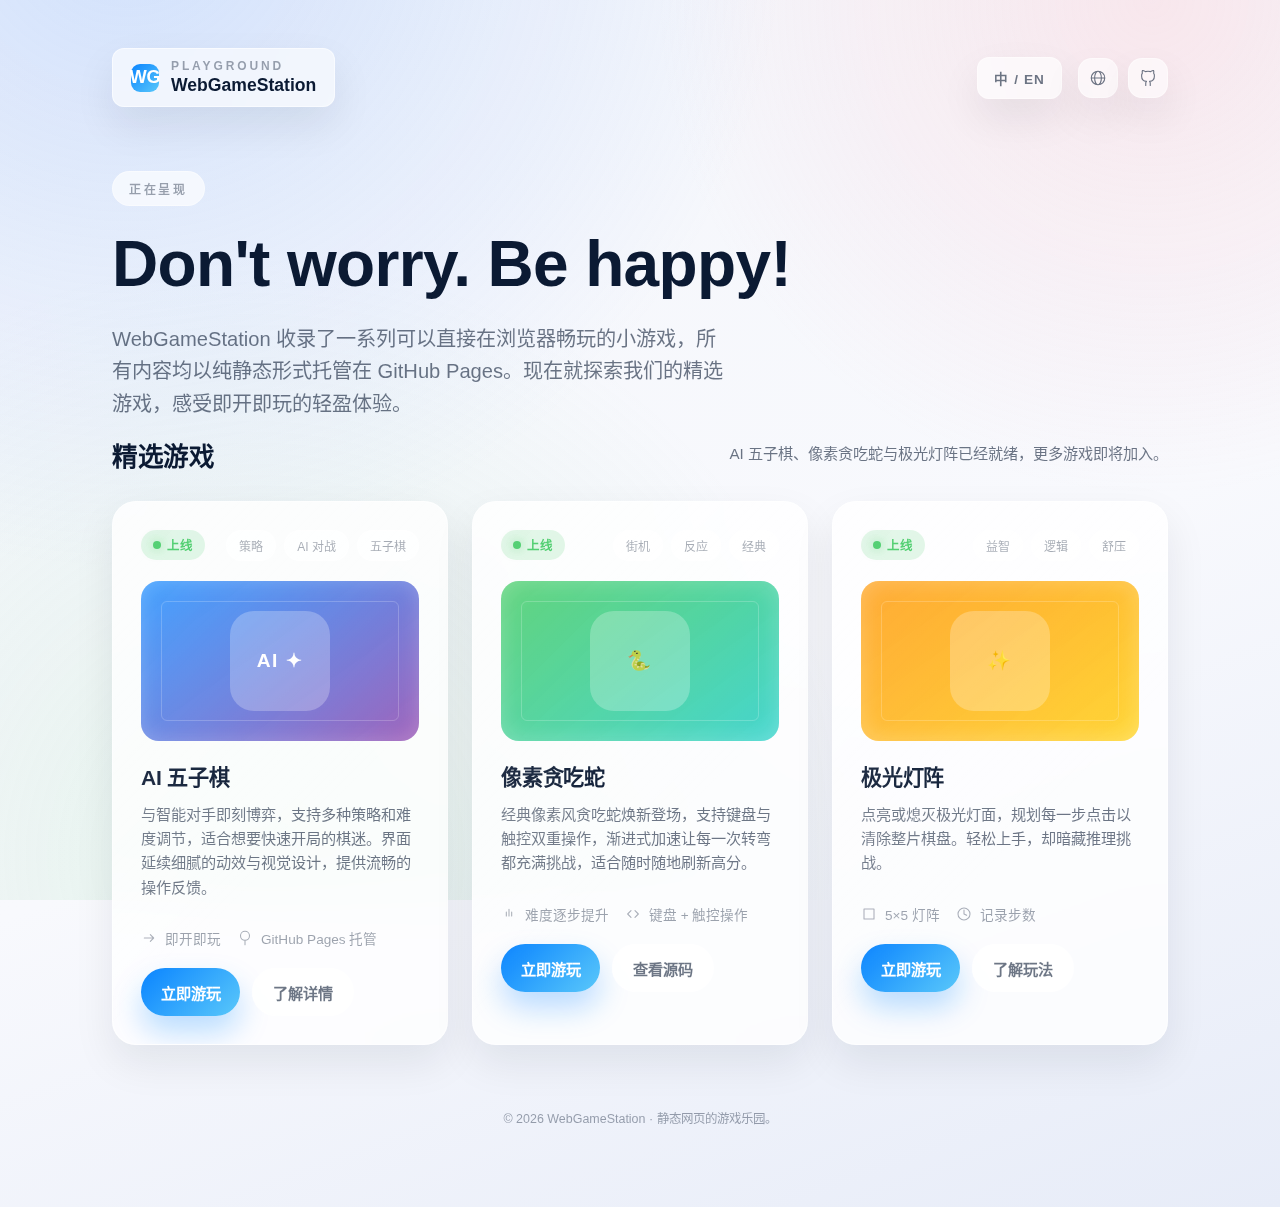
<file: index.html>
<!DOCTYPE html>
<html lang="zh-CN">
  <head>
    <meta charset="utf-8" />
    <meta name="viewport" content="width=device-width, initial-scale=1" />
    <title>WebGameStation · 静态网页游戏平台</title>
    <meta
      name="description"
      content="WebGameStation 是一个采用 iOS 风格 UI 的静态网页游戏平台，汇集可在浏览器中直接游玩的小游戏。"
    />
    <link rel="stylesheet" href="styles/base.css" />
    <link rel="stylesheet" href="styles/home.css" />
  </head>
  <body>
    <div class="app-shell">
      <header class="site-header">
        <a class="site-brand" href="/">
          <span class="site-brand-icon">WG</span>
          <span class="site-brand-text">
            <span>Playground</span>
            <span>WebGameStation</span>
          </span>
        </a>

        <div class="site-actions">
          <button class="lang-toggle" type="button" aria-label="切换中文与英文界面" data-i18n-key="controls.toggle">
            中 / EN
          </button>
          <nav class="site-links" aria-label="作者链接" data-i18n-key="nav.links">
            <a
              class="icon-link"
              href="https://jinchen.space"
              target="_blank"
              rel="noreferrer noopener"
              aria-label="作者主页"
              data-i18n-key="nav.author"
            >
              <svg xmlns="http://www.w3.org/2000/svg" viewBox="0 0 24 24">
                <path
                  d="M12 21a9 9 0 1 0 0-18 9 9 0 0 0 0 18Zm0 0c2.485 0 4.5-4.03 4.5-9S14.485 3 12 3m0 18c-2.485 0-4.5-4.03-4.5-9S9.515 3 12 3m-8.5 9h17"
                  fill="none"
                  stroke="currentColor"
                  stroke-width="1.5"
                  stroke-linecap="round"
                  stroke-linejoin="round"
                />
              </svg>
            </a>
            <a
              class="icon-link"
              href="https://github.com/Greyyy-HJC/WebGameStation"
              target="_blank"
              rel="noreferrer noopener"
              aria-label="GitHub 仓库"
              data-i18n-key="nav.repo"
            >
              <svg xmlns="http://www.w3.org/2000/svg" viewBox="0 0 24 24">
                <path
                  d="M15 22v-2.87a3.37 3.37 0 0 0-.94-2.6c3.14-.35 6.44-1.54 6.44-7A5.44 5.44 0 0 0 19.5 5.5 5.08 5.08 0 0 0 19.4 2s-1.18-.35-3.9 1.48a13.38 13.38 0 0 0-7 0C5.78 1.65 4.6 2 4.6 2a5.08 5.08 0 0 0-.1 3.5A5.44 5.44 0 0 0 3.5 9.5c0 5.43 3.3 6.62 6.44 7a3.37 3.37 0 0 0-.94 2.6V22"
                  fill="none"
                  stroke="currentColor"
                  stroke-width="1.5"
                  stroke-linecap="round"
                  stroke-linejoin="round"
                />
              </svg>
            </a>
          </nav>
        </div>
      </header>

      <main>
        <section class="hero">
          <span class="hero-badge" data-i18n-key="hero.badge">正在呈现</span>
          <h1 class="hero-title" data-i18n-key="hero.title">Don't worry. Be happy!</h1>
          <p class="hero-description" data-i18n-key="hero.description">
            WebGameStation 收录了一系列可以直接在浏览器畅玩的小游戏，所有内容均以纯静态形式托管在 GitHub Pages。
            现在就探索我们的精选游戏，感受即开即玩的轻盈体验。
          </p>
        </section>

        <section id="games" class="game-section">
          <div class="section-heading">
            <h2 data-i18n-key="games.heading">精选游戏</h2>
            <p data-i18n-key="games.subheading">AI 五子棋、像素贪吃蛇与极光灯阵已经就绪，更多游戏即将加入。</p>
          </div>

          <div class="card-grid">
            <article class="game-card">
              <div class="card-header">
                <span class="card-status" data-i18n-key="games.ai.status">上线</span>
                <div class="card-tags">
                  <span class="card-tag" data-i18n-key="games.ai.tags.strategy">策略</span>
                  <span class="card-tag" data-i18n-key="games.ai.tags.ai">AI 对战</span>
                  <span class="card-tag" data-i18n-key="games.ai.tags.gomoku">五子棋</span>
                </div>
              </div>

              <div class="card-media" aria-hidden="true">
                <span>AI ✦</span>
              </div>

              <div class="card-body">
                <h3 data-i18n-key="games.ai.title">AI 五子棋</h3>
                <p data-i18n-key="games.ai.description">
                  与智能对手即刻博弈，支持多种策略和难度调节，适合想要快速开局的棋迷。界面延续细腻的动效与视觉设计，提供流畅的操作反馈。
                </p>
                <div class="card-meta">
                  <span>
                    <svg xmlns="http://www.w3.org/2000/svg" fill="none" viewBox="0 0 24 24">
                      <path stroke="currentColor" stroke-linecap="round" stroke-linejoin="round" stroke-width="1.6" d="M5 12h14m0 0-5-5m5 5-5 5" />
                    </svg>
                    <span data-i18n-key="games.ai.meta.instant">即开即玩</span>
                  </span>
                  <span>
                    <svg xmlns="http://www.w3.org/2000/svg" fill="none" viewBox="0 0 24 24">
                      <path stroke="currentColor" stroke-linecap="round" stroke-linejoin="round" stroke-width="1.6" d="M12 15.5a6.75 6.75 0 1 0 0-13.5 6.75 6.75 0 0 0 0 13.5Zm0 0V22" />
                    </svg>
                    <span data-i18n-key="games.ai.meta.hosting">GitHub Pages 托管</span>
                  </span>
                </div>
              </div>

              <div class="card-actions">
                <a
                  class="button button-primary"
                  href="https://jinchen.space/Web_Gobang/"
                  target="_blank"
                  rel="noreferrer noopener"
                  data-i18n-key="games.ai.actions.play"
                >
                  立即游玩
                </a>
                <a class="button button-ghost" href="games/ai-gobang/" data-i18n-key="games.ai.actions.more">了解详情</a>
              </div>
            </article>
            <article class="game-card">
              <div class="card-header">
                <span class="card-status" data-i18n-key="games.snake.status">上线</span>
                <div class="card-tags">
                  <span class="card-tag" data-i18n-key="games.snake.tags.arcade">街机</span>
                  <span class="card-tag" data-i18n-key="games.snake.tags.reflex">反应</span>
                  <span class="card-tag" data-i18n-key="games.snake.tags.classic">经典</span>
                </div>
              </div>

              <div class="card-media card-media-green" aria-hidden="true">
                <span>🐍</span>
              </div>

              <div class="card-body">
                <h3 data-i18n-key="games.snake.title">像素贪吃蛇</h3>
                <p data-i18n-key="games.snake.description">
                  经典像素风贪吃蛇焕新登场，支持键盘与触控双重操作，渐进式加速让每一次转弯都充满挑战，适合随时随地刷新高分。
                </p>
                <div class="card-meta">
                  <span>
                    <svg xmlns="http://www.w3.org/2000/svg" fill="none" viewBox="0 0 24 24">
                      <path stroke="currentColor" stroke-linecap="round" stroke-linejoin="round" stroke-width="1.6" d="M8 9v6m4-10v10m4-6v6" />
                    </svg>
                    <span data-i18n-key="games.snake.meta.progressive">难度逐步提升</span>
                  </span>
                  <span>
                    <svg xmlns="http://www.w3.org/2000/svg" fill="none" viewBox="0 0 24 24">
                      <path stroke="currentColor" stroke-linecap="round" stroke-linejoin="round" stroke-width="1.6" d="m9 7-5 5 5 5m6-10 5 5-5 5" />
                    </svg>
                    <span data-i18n-key="games.snake.meta.controls">键盘 + 触控操作</span>
                  </span>
                </div>
              </div>

              <div class="card-actions">
                <a class="button button-primary" href="games/snake/" data-i18n-key="games.snake.actions.play">立即游玩</a>
                <a
                  class="button button-ghost"
                  href="https://github.com/Greyyy-HJC/WebGameStation/tree/main/games/snake"
                  target="_blank"
                  rel="noreferrer noopener"
                  data-i18n-key="games.snake.actions.source"
                >
                  查看源码
                </a>
              </div>
            </article>
            <article class="game-card">
              <div class="card-header">
                <span class="card-status" data-i18n-key="games.lights.status">上线</span>
                <div class="card-tags">
                  <span class="card-tag" data-i18n-key="games.lights.tags.puzzle">益智</span>
                  <span class="card-tag" data-i18n-key="games.lights.tags.logic">逻辑</span>
                  <span class="card-tag" data-i18n-key="games.lights.tags.relax">舒压</span>
                </div>
              </div>

              <div class="card-media card-media-amber" aria-hidden="true">
                <span>✨</span>
              </div>

              <div class="card-body">
                <h3 data-i18n-key="games.lights.title">极光灯阵</h3>
                <p data-i18n-key="games.lights.description">
                  点亮或熄灭极光灯面，规划每一步点击以清除整片棋盘。轻松上手，却暗藏推理挑战。
                </p>
                <div class="card-meta">
                  <span>
                    <svg xmlns="http://www.w3.org/2000/svg" fill="none" viewBox="0 0 24 24">
                      <path stroke="currentColor" stroke-linecap="round" stroke-linejoin="round" stroke-width="1.6" d="M4.5 4.5h15v15h-15z" />
                    </svg>
                    <span data-i18n-key="games.lights.meta.grid">5×5 灯阵</span>
                  </span>
                  <span>
                    <svg xmlns="http://www.w3.org/2000/svg" fill="none" viewBox="0 0 24 24">
                      <path
                        stroke="currentColor"
                        stroke-linecap="round"
                        stroke-linejoin="round"
                        stroke-width="1.6"
                        d="M12 6v6l4 2m5-2a9 9 0 1 1-18 0 9 9 0 0 1 18 0Z"
                      />
                    </svg>
                    <span data-i18n-key="games.lights.meta.moves">记录步数</span>
                  </span>
                </div>
              </div>

              <div class="card-actions">
                <a class="button button-primary" href="games/lights-out/" data-i18n-key="games.lights.actions.play">立即游玩</a>
                <a
                  class="button button-ghost"
                  href="games/lights-out/#rules"
                  data-i18n-key="games.lights.actions.more"
                >
                  了解玩法
                </a>
              </div>
            </article>
          </div>
        </section>
      </main>

      <footer class="footer">
        © <span id="copyright-year"></span> <span data-i18n-key="footer.tagline">WebGameStation · 静态网页的游戏乐园。</span>
      </footer>
    </div>

    <script>
      (function () {
        const year = new Date().getFullYear();
        document.getElementById('copyright-year').textContent = year;

        const translations = {
          zh: {
            'controls.toggle': {
              text: '中 / EN',
              attrs: {
                'aria-label': '切换中文与英文界面',
                title: '切换中文与英文界面',
              },
            },
            'nav.links': {
              attrs: {
                'aria-label': '作者链接',
              },
            },
            'nav.author': {
              attrs: {
                'aria-label': '作者主页',
                title: '作者主页',
              },
            },
            'nav.repo': {
              attrs: {
                'aria-label': 'GitHub 仓库',
                title: 'GitHub 仓库',
              },
            },
            'hero.badge': '正在呈现',
            'hero.title': "Don't worry. Be happy!",
            'hero.description':
              'WebGameStation 收录了一系列可以直接在浏览器畅玩的小游戏，所有内容均以纯静态形式托管在 GitHub Pages。现在就探索我们的精选游戏，感受即开即玩的轻盈体验。',
            'games.heading': '精选游戏',
            'games.subheading': 'AI 五子棋、像素贪吃蛇与极光灯阵已经就绪，更多游戏即将加入。',
            'games.ai.status': '上线',
            'games.ai.tags.strategy': '策略',
            'games.ai.tags.ai': 'AI 对战',
            'games.ai.tags.gomoku': '五子棋',
            'games.ai.title': 'AI 五子棋',
            'games.ai.description':
              '与智能对手即刻博弈，支持多种策略和难度调节，适合想要快速开局的棋迷。界面延续细腻的动效与视觉设计，提供流畅的操作反馈。',
            'games.ai.meta.instant': '即开即玩',
            'games.ai.meta.hosting': 'GitHub Pages 托管',
            'games.ai.actions.play': '立即游玩',
            'games.ai.actions.more': '了解详情',
            'games.snake.status': '上线',
            'games.snake.tags.arcade': '街机',
            'games.snake.tags.reflex': '反应',
            'games.snake.tags.classic': '经典',
            'games.snake.title': '像素贪吃蛇',
            'games.snake.description':
              '经典像素风贪吃蛇焕新登场，支持键盘与触控双重操作，渐进式加速让每一次转弯都充满挑战，适合随时随地刷新高分。',
            'games.snake.meta.progressive': '难度逐步提升',
            'games.snake.meta.controls': '键盘 + 触控操作',
            'games.snake.actions.play': '立即游玩',
            'games.snake.actions.source': '查看源码',
            'games.lights.status': '上线',
            'games.lights.tags.puzzle': '益智',
            'games.lights.tags.logic': '逻辑',
            'games.lights.tags.relax': '舒压',
            'games.lights.title': '极光灯阵',
            'games.lights.description':
              '点亮或熄灭极光灯面，规划每一步点击以清除整片棋盘。轻松上手，却暗藏推理挑战。',
            'games.lights.meta.grid': '5×5 灯阵',
            'games.lights.meta.moves': '记录步数',
            'games.lights.actions.play': '立即游玩',
            'games.lights.actions.more': '了解玩法',
            'footer.tagline': 'WebGameStation · 静态网页的游戏乐园。',
          },
          en: {
            'controls.toggle': {
              text: 'EN / 中',
              attrs: {
                'aria-label': 'Toggle English and Chinese interface',
                title: 'Toggle English and Chinese interface',
              },
            },
            'nav.author': {
              attrs: {
                'aria-label': 'Author homepage',
                title: 'Author homepage',
              },
            },
            'nav.repo': {
              attrs: {
                'aria-label': 'GitHub repository',
                title: 'GitHub repository',
              },
            },
            'nav.links': {
              attrs: {
                'aria-label': 'Author links',
              },
            },
            'hero.badge': 'Now Playing',
            'hero.title': "Don't worry. Be happy!",
            'hero.description':
              'WebGameStation curates a collection of instant-play browser games, hosted entirely as static assets on GitHub Pages. Jump in now and enjoy delightful, lightweight fun.',
            'games.heading': 'Featured Games',
            'games.subheading': 'AI Gomoku, Pixel Snake, and Aurora Lights are ready to play today, with more titles on the way.',
            'games.ai.status': 'Live',
            'games.ai.tags.strategy': 'Strategy',
            'games.ai.tags.ai': 'AI Battle',
            'games.ai.tags.gomoku': 'Gomoku',
            'games.ai.title': 'AI Gomoku',
            'games.ai.description':
              'Challenge an intelligent opponent with adjustable strategies and difficulty. A polished presentation keeps every move smooth and responsive.',
            'games.ai.meta.instant': 'Play instantly',
            'games.ai.meta.hosting': 'Hosted on GitHub Pages',
            'games.ai.actions.play': 'Play now',
            'games.ai.actions.more': 'Learn more',
            'games.snake.status': 'Live',
            'games.snake.tags.arcade': 'Arcade',
            'games.snake.tags.reflex': 'Reflex',
            'games.snake.tags.classic': 'Classic',
            'games.snake.title': 'Pixel Snake',
            'games.snake.description':
              'The timeless pixel snake returns with smooth keyboard and touch controls. Gradual speed-ups keep every turn thrilling—perfect for chasing new high scores anytime.',
            'games.snake.meta.progressive': 'Progressive speed',
            'games.snake.meta.controls': 'Keyboard + touch controls',
            'games.snake.actions.play': 'Play now',
            'games.snake.actions.source': 'View source',
            'games.lights.status': 'Live',
            'games.lights.tags.puzzle': 'Puzzle',
            'games.lights.tags.logic': 'Logic',
            'games.lights.tags.relax': 'Relax',
            'games.lights.title': 'Aurora Lights',
            'games.lights.description':
              'Toggle the aurora grid and plan each move to clear every light. Easy to learn, endlessly replayable for thoughtful puzzlers.',
            'games.lights.meta.grid': '5×5 grid',
            'games.lights.meta.moves': 'Tracks your moves',
            'games.lights.actions.play': 'Play now',
            'games.lights.actions.more': 'View rules',
            'footer.tagline': 'WebGameStation · Crafted for static web fun.',
          },
        };

        const storageKey = 'webgamestation-lang';
        let currentLang = 'zh';

        try {
          const stored = localStorage.getItem(storageKey);
          if (stored && translations[stored]) {
            currentLang = stored;
          }
        } catch (error) {
          currentLang = 'zh';
        }

        const toggleButton = document.querySelector('.lang-toggle');

        function applyTranslations(lang) {
          const langPack = translations[lang] || translations.zh;

          document.querySelectorAll('[data-i18n-key]').forEach((el) => {
            const key = el.dataset.i18nKey;
            const value = langPack[key];
            if (!value) {
              return;
            }

            if (typeof value === 'string') {
              el.textContent = value;
              return;
            }

            if (typeof value === 'object') {
              if (value.text !== undefined) {
                el.textContent = value.text;
              }
              if (value.html !== undefined) {
                el.innerHTML = value.html;
              }
              if (value.attrs) {
                Object.entries(value.attrs).forEach(([attr, attrValue]) => {
                  el.setAttribute(attr, attrValue);
                });
              }
            }
          });

          document.documentElement.setAttribute('lang', lang === 'en' ? 'en' : 'zh-CN');

          if (toggleButton) {
            toggleButton.setAttribute('aria-pressed', lang === 'en' ? 'true' : 'false');
          }
        }

        applyTranslations(currentLang);

        if (toggleButton) {
          toggleButton.addEventListener('click', () => {
            currentLang = currentLang === 'zh' ? 'en' : 'zh';
            applyTranslations(currentLang);
            try {
              localStorage.setItem(storageKey, currentLang);
            } catch (error) {
              // Ignore storage errors (private mode, etc.)
            }
          });
        }
      })();
    </script>
  </body>
</html>
</file>
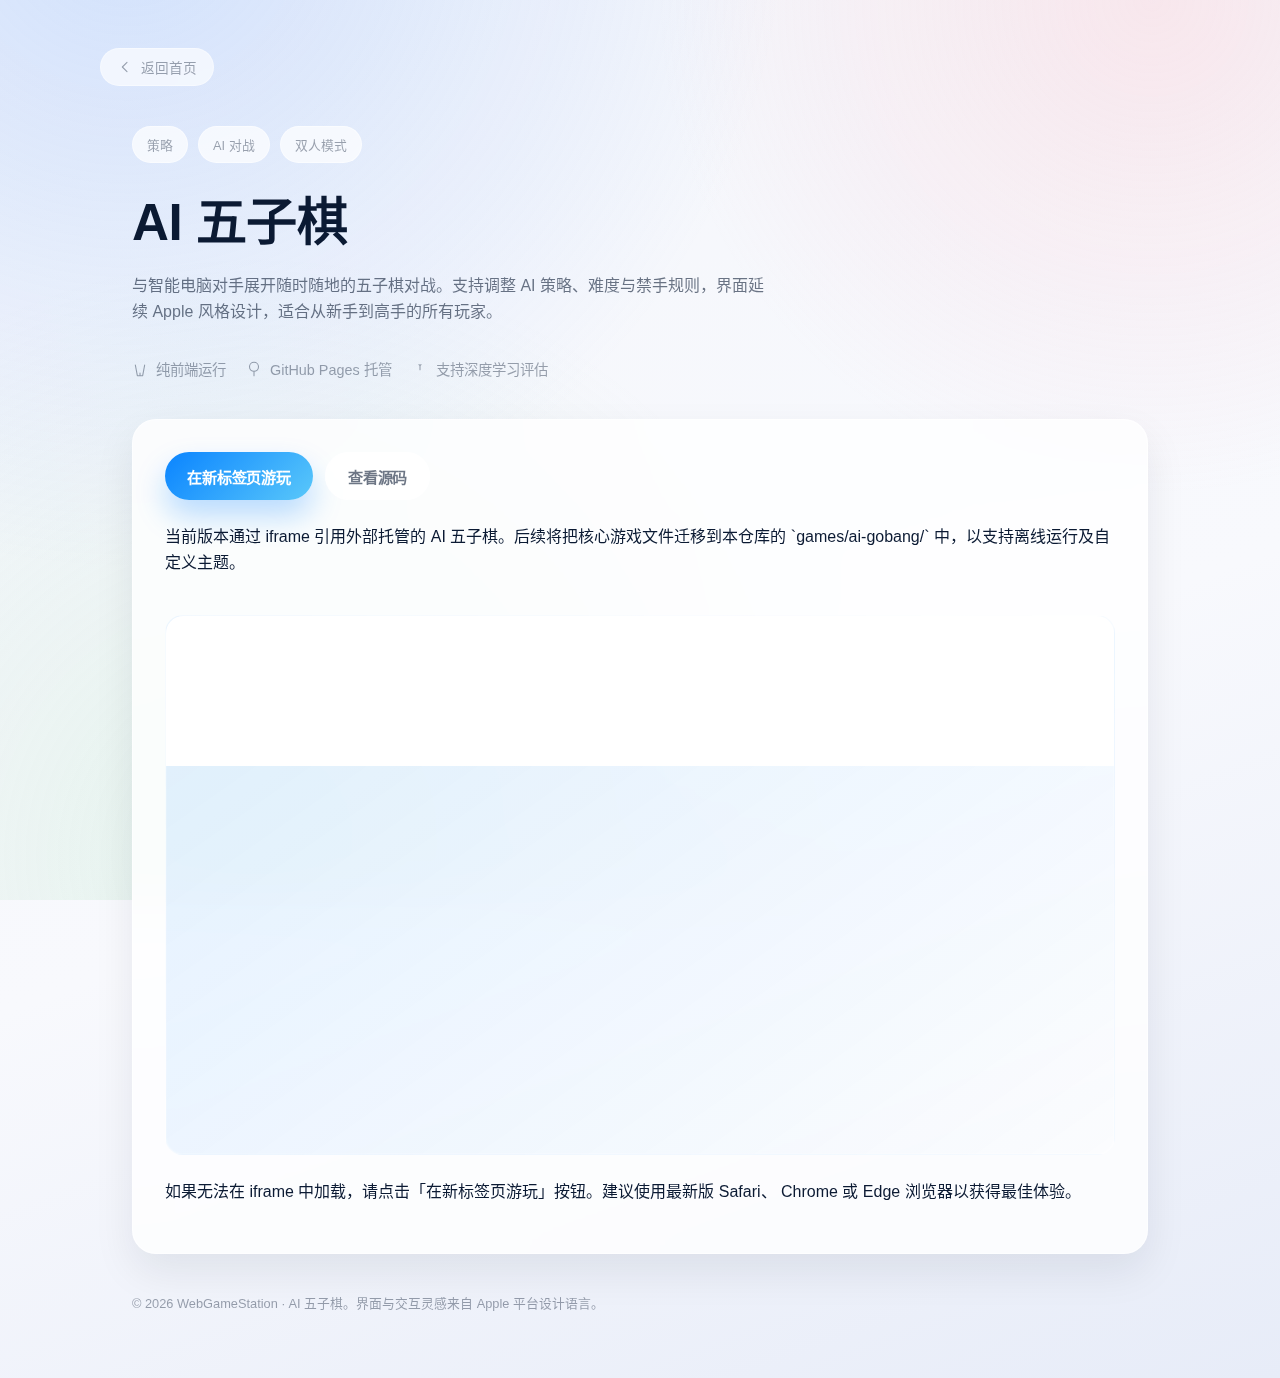
<file: games/ai-gobang/index.html>
<!DOCTYPE html>
<html lang="zh-CN">
  <head>
    <meta charset="utf-8" />
    <meta name="viewport" content="width=device-width, initial-scale=1" />
    <title>AI 五子棋 · WebGameStation</title>
    <meta
      name="description"
      content="在 WebGameStation 上体验 AI 五子棋，与智能电脑对手展开博弈，支持多难度和策略切换。"
    />
    <link rel="stylesheet" href="../../styles/base.css" />
    <link rel="stylesheet" href="../../styles/home.css" />
    <link rel="stylesheet" href="../../styles/game-detail.css" />
  </head>
  <body>
    <div class="game-app">
      <a class="crumbs" href="../../">
        <svg xmlns="http://www.w3.org/2000/svg" fill="none" viewBox="0 0 24 24" width="16" height="16">
          <path stroke="currentColor" stroke-linecap="round" stroke-linejoin="round" stroke-width="1.6" d="m15 19-7-7 7-7" />
        </svg>
        返回首页
      </a>

      <header class="game-hero">
        <div class="game-tags">
          <span class="game-tag">策略</span>
          <span class="game-tag">AI 对战</span>
          <span class="game-tag">双人模式</span>
        </div>
        <h1>AI 五子棋</h1>
        <p>
          与智能电脑对手展开随时随地的五子棋对战。支持调整 AI 策略、难度与禁手规则，界面延续 Apple 风格设计，适合从新手到高手的所有玩家。
        </p>
        <div class="game-meta">
          <span>
            <svg xmlns="http://www.w3.org/2000/svg" fill="none" viewBox="0 0 24 24">
              <path stroke="currentColor" stroke-linecap="round" stroke-linejoin="round" stroke-width="1.6" d="M12 18v4m7-16-3 16H8L5 6" />
            </svg>
            纯前端运行
          </span>
          <span>
            <svg xmlns="http://www.w3.org/2000/svg" fill="none" viewBox="0 0 24 24">
              <path stroke="currentColor" stroke-linecap="round" stroke-linejoin="round" stroke-width="1.6" d="M12 15.5a6.75 6.75 0 1 0 0-13.5 6.75 6.75 0 0 0 0 13.5Zm0 0V22" />
            </svg>
            GitHub Pages 托管
          </span>
          <span>
            <svg xmlns="http://www.w3.org/2000/svg" fill="none" viewBox="0 0 24 24">
              <path stroke="currentColor" stroke-linecap="round" stroke-linejoin="round" stroke-width="1.6" d="M13.5 5.5 12 7l-1.5-1.5M12 7v6" />
            </svg>
            支持深度学习评估
          </span>
        </div>
      </header>

      <section class="game-panel">
        <div class="game-actions">
          <a class="button button-primary" href="https://jinchen.space/Web_Gobang/" target="_blank" rel="noreferrer noopener">
            在新标签页游玩
          </a>
          <a class="button button-ghost" href="https://github.com/Greyyy-HJC/Web_Gobang" target="_blank" rel="noreferrer noopener">
            查看源码
          </a>
        </div>

        <p>
          当前版本通过 iframe 引用外部托管的 AI 五子棋。后续将把核心游戏文件迁移到本仓库的
          `games/ai-gobang/` 中，以支持离线运行及自定义主题。
        </p>

        <div class="iframe-wrapper">
          <iframe src="https://jinchen.space/Web_Gobang/" title="AI 五子棋" loading="lazy"></iframe>
        </div>

        <p>
          如果无法在 iframe 中加载，请点击「在新标签页游玩」按钮。建议使用最新版 Safari、
          Chrome 或 Edge 浏览器以获得最佳体验。
        </p>
      </section>

      <footer class="game-footer">
        © <span id="game-year"></span> WebGameStation · AI 五子棋。界面与交互灵感来自 Apple 平台设计语言。
      </footer>
    </div>

    <script>
      const year = new Date().getFullYear();
      document.getElementById('game-year').textContent = year;
    </script>
  </body>
</html>
</file>
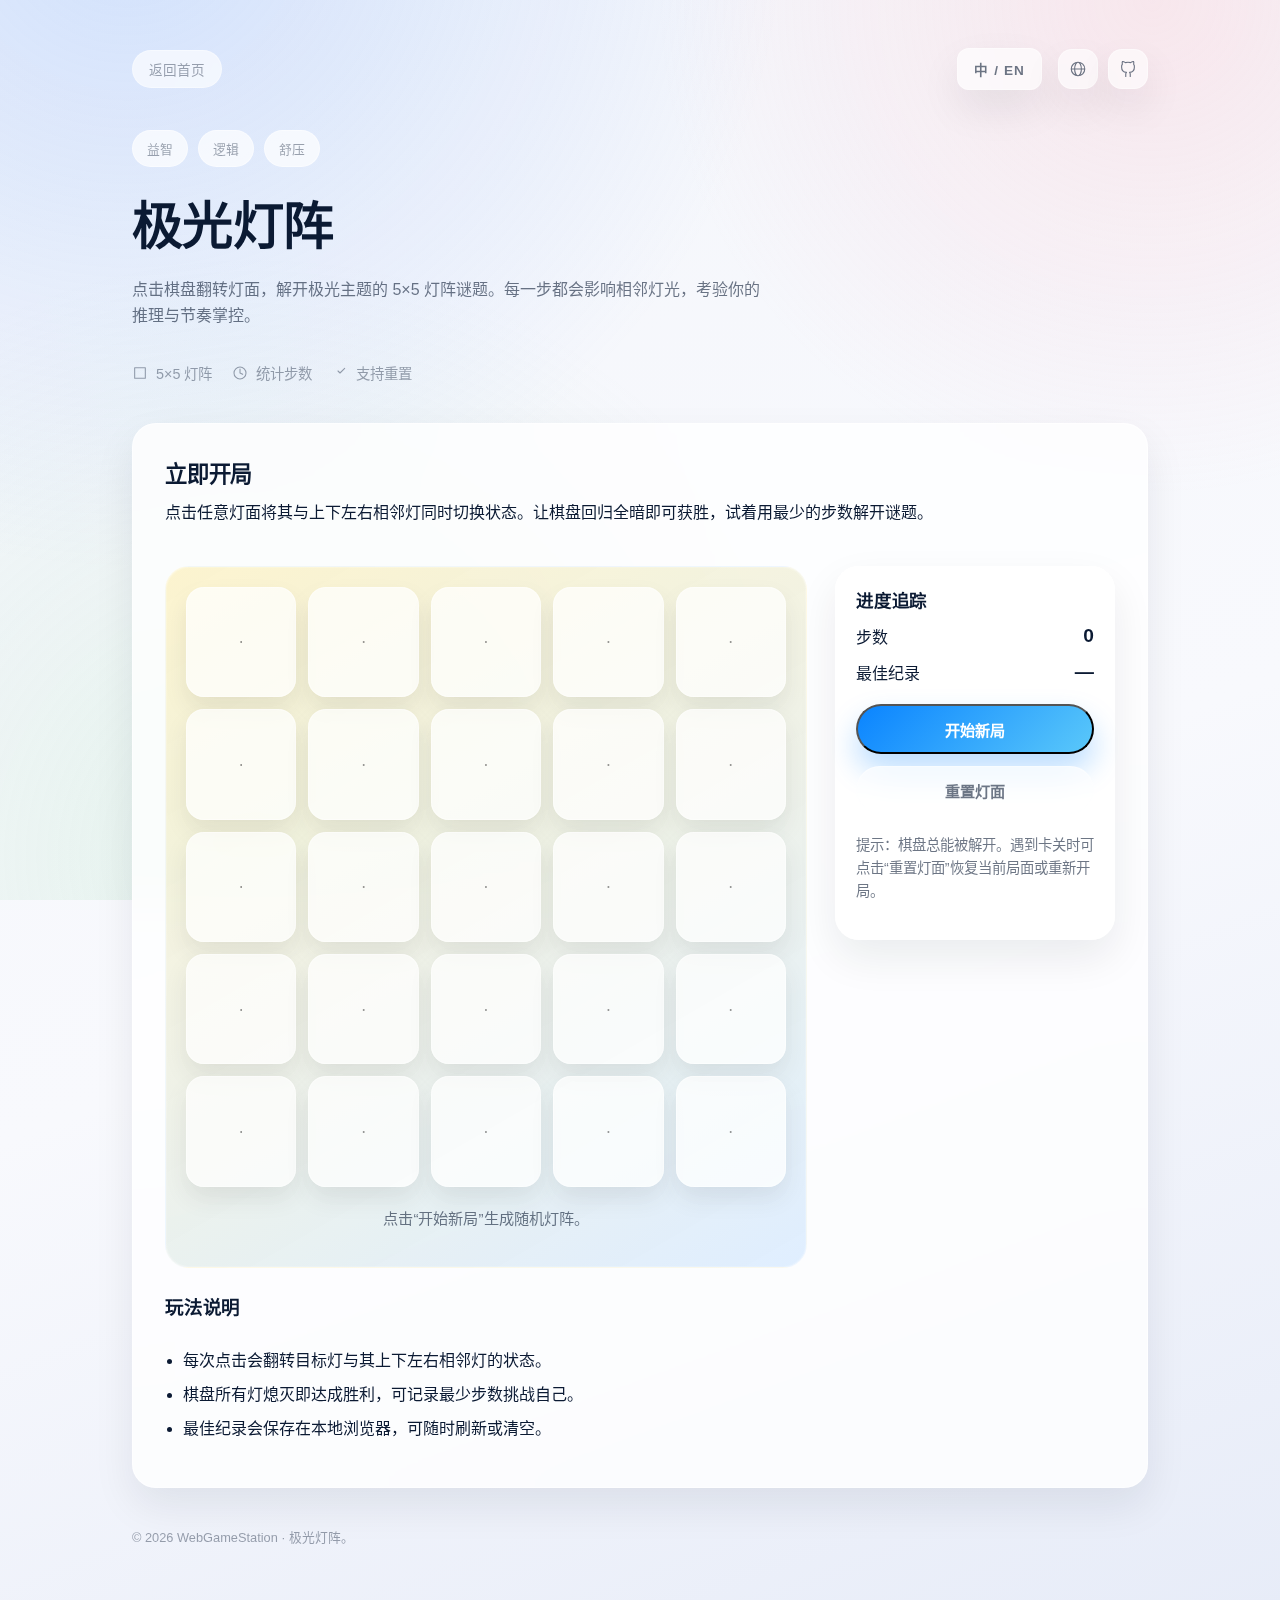
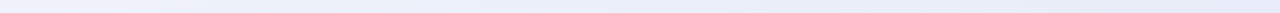
<file: games/lights-out/index.html>
<!DOCTYPE html>
<html lang="zh-CN">
  <head>
    <meta charset="utf-8" />
    <meta name="viewport" content="width=device-width, initial-scale=1" />
    <title>极光灯阵 · WebGameStation</title>
    <meta
      name="description"
      content="在 WebGameStation 上体验极光灯阵，点击翻转灯面解开 5×5 灯阵谜题的轻量解谜小游戏。"
    />
    <link rel="stylesheet" href="../../styles/base.css" />
    <link rel="stylesheet" href="../../styles/home.css" />
    <link rel="stylesheet" href="../../styles/game-detail.css" />
    <link rel="stylesheet" href="./lights-out.css" />
  </head>
  <body>
    <div class="game-app">
      <div class="game-topbar">
        <a class="crumbs" href="../../" data-i18n-key="crumbs.home">
          <svg xmlns="http://www.w3.org/2000/svg" fill="none" viewBox="0 0 24 24" width="16" height="16">
            <path stroke="currentColor" stroke-linecap="round" stroke-linejoin="round" stroke-width="1.6" d="m15 19-7-7 7-7" />
          </svg>
          返回首页
        </a>
        <div class="game-top-actions">
          <button class="lang-toggle" type="button" aria-label="切换中文与英文界面" data-i18n-key="controls.toggle">
            中 / EN
          </button>
          <nav class="site-links" aria-label="作者链接" data-i18n-key="nav.links">
            <a
              class="icon-link"
              href="https://jinchen.space"
              target="_blank"
              rel="noreferrer noopener"
              aria-label="作者主页"
              data-i18n-key="nav.author"
            >
              <svg xmlns="http://www.w3.org/2000/svg" viewBox="0 0 24 24">
                <path
                  d="M12 21a9 9 0 1 0 0-18 9 9 0 0 0 0 18Zm0 0c2.485 0 4.5-4.03 4.5-9S14.485 3 12 3m0 18c-2.485 0-4.5-4.03-4.5-9S9.515 3 12 3m-8.5 9h17"
                  fill="none"
                  stroke="currentColor"
                  stroke-width="1.5"
                  stroke-linecap="round"
                  stroke-linejoin="round"
                />
              </svg>
            </a>
            <a
              class="icon-link"
              href="https://github.com/Greyyy-HJC/WebGameStation"
              target="_blank"
              rel="noreferrer noopener"
              aria-label="GitHub 仓库"
              data-i18n-key="nav.repo"
            >
              <svg xmlns="http://www.w3.org/2000/svg" viewBox="0 0 24 24">
                <path
                  d="M15 22v-2.87a3.37 3.37 0 0 0-.94-2.6c3.14-.35 6.44-1.54 6.44-7A5.44 5.44 0 0 0 19.5 5.5 5.08 5.08 0 0 0 19.4 2s-1.18-.35-3.9 1.48a13.38 13.38 0 0 0-7 0C5.78 1.65 4.6 2 4.6 2a5.08 5.08 0 0 0-.1 3.5A5.44 5.44 0 0 0 3.5 9.5c0 5.43 3.3 6.62 6.44 7a3.37 3.37 0 0 0-.94 2.6V22"
                  fill="none"
                  stroke="currentColor"
                  stroke-width="1.5"
                  stroke-linecap="round"
                  stroke-linejoin="round"
                />
              </svg>
            </a>
          </nav>
        </div>
      </div>

      <header class="game-hero">
        <div class="game-tags">
          <span class="game-tag" data-i18n-key="hero.tags.puzzle">益智</span>
          <span class="game-tag" data-i18n-key="hero.tags.logic">逻辑</span>
          <span class="game-tag" data-i18n-key="hero.tags.relax">舒压</span>
        </div>
        <h1 data-i18n-key="hero.title">极光灯阵</h1>
        <p data-i18n-key="hero.description">
          点击棋盘翻转灯面，解开极光主题的 5×5 灯阵谜题。每一步都会影响相邻灯光，考验你的推理与节奏掌控。
        </p>
        <div class="game-meta">
          <span>
            <svg xmlns="http://www.w3.org/2000/svg" fill="none" viewBox="0 0 24 24">
              <path stroke="currentColor" stroke-linecap="round" stroke-linejoin="round" stroke-width="1.6" d="M4 4h16v16H4z" />
            </svg>
            <span data-i18n-key="hero.meta.grid">5×5 灯阵</span>
          </span>
          <span>
            <svg xmlns="http://www.w3.org/2000/svg" fill="none" viewBox="0 0 24 24">
              <path stroke="currentColor" stroke-linecap="round" stroke-linejoin="round" stroke-width="1.6" d="M12 6v6l4 2m5-2a9 9 0 1 1-18 0 9 9 0 0 1 18 0Z" />
            </svg>
            <span data-i18n-key="hero.meta.moves">统计步数</span>
          </span>
          <span>
            <svg xmlns="http://www.w3.org/2000/svg" fill="none" viewBox="0 0 24 24">
              <path stroke="currentColor" stroke-linecap="round" stroke-linejoin="round" stroke-width="1.6" d="m9 9 3 3 7-7" />
            </svg>
            <span data-i18n-key="hero.meta.undo">支持重置</span>
          </span>
        </div>
      </header>

      <section class="game-panel" id="play">
        <div class="game-panel-header">
          <h2 data-i18n-key="panel.heading">立即开局</h2>
          <p data-i18n-key="panel.description">
            点击任意灯面将其与上下左右相邻灯同时切换状态。让棋盘回归全暗即可获胜，试着用最少的步数解开谜题。
          </p>
        </div>

        <div class="lights-layout">
          <div class="lights-stage">
            <div
              id="lights-grid"
              class="lights-grid"
              role="grid"
              aria-label="极光灯阵棋盘"
              aria-describedby="lights-status"
            ></div>
            <p id="lights-status" class="lights-status" data-i18n-key="game.status.ready">
              点击“开始新局”生成随机灯阵。
            </p>
          </div>
          <aside class="lights-sidebar">
            <div class="lights-scorecard">
              <h3 data-i18n-key="scoreboard.heading">进度追踪</h3>
              <div class="score-row">
                <span data-i18n-key="panel.moves">步数</span>
                <strong id="moves-value">0</strong>
              </div>
              <div class="score-row">
                <span data-i18n-key="panel.best">最佳纪录</span>
                <strong id="best-value">—</strong>
              </div>
            </div>
            <div class="lights-buttons">
              <button class="button button-primary" type="button" id="new-game-btn" data-i18n-key="controls.new">开始新局</button>
              <button class="button button-ghost" type="button" id="reset-btn" data-i18n-key="controls.reset">重置灯面</button>
            </div>
            <p class="lights-note" data-i18n-key="panel.note">
              提示：棋盘总能被解开。遇到卡关时可点击“重置灯面”恢复当前局面或重新开局。
            </p>
          </aside>
        </div>

        <div class="lights-rules" id="rules">
          <h3 data-i18n-key="rules.heading">玩法说明</h3>
          <ul>
            <li data-i18n-key="rules.item1">每次点击会翻转目标灯与其上下左右相邻灯的状态。</li>
            <li data-i18n-key="rules.item2">棋盘所有灯熄灭即达成胜利，可记录最少步数挑战自己。</li>
            <li data-i18n-key="rules.item3">最佳纪录会保存在本地浏览器，可随时刷新或清空。</li>
          </ul>
        </div>
      </section>

      <footer class="game-footer">
        © <span id="game-year"></span>
        <span data-i18n-key="footer.tagline">WebGameStation · 极光灯阵。</span>
      </footer>
    </div>

    <script src="./lights-out.js"></script>
  </body>
</html>
</file>
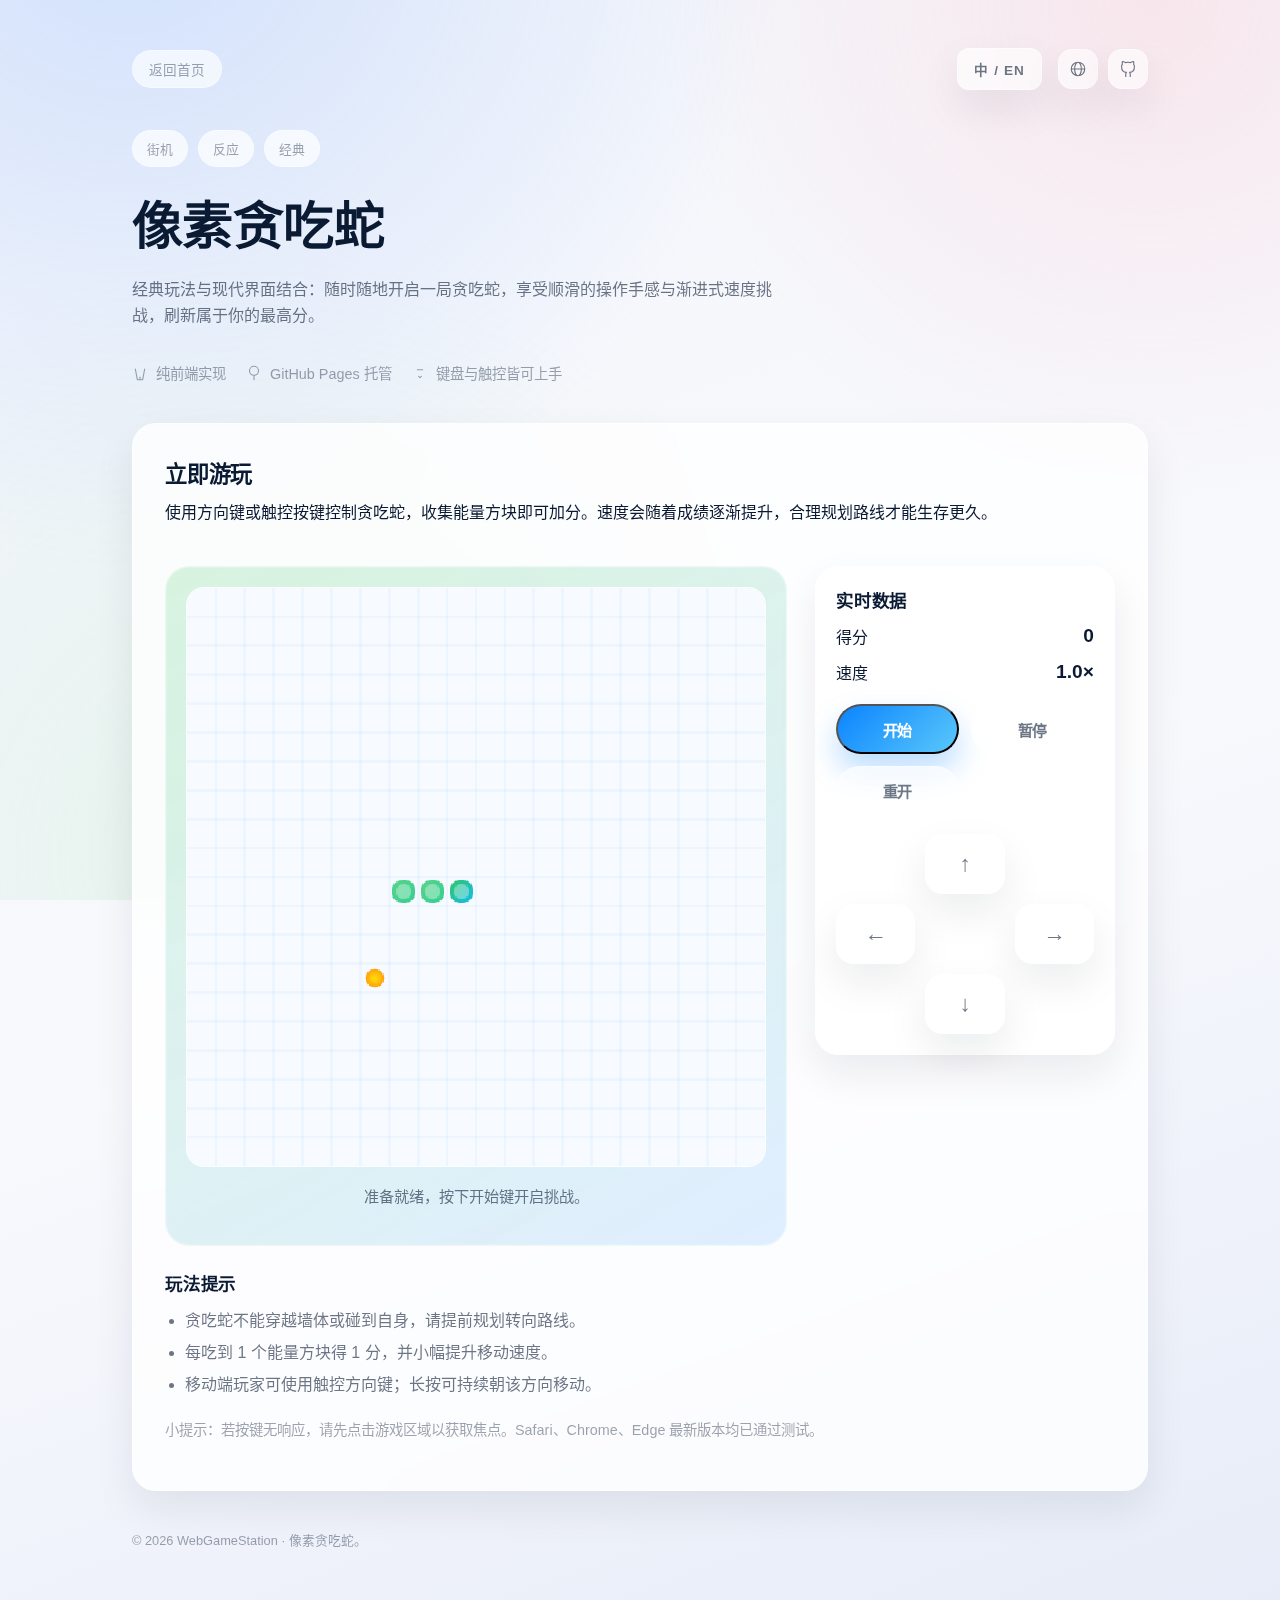
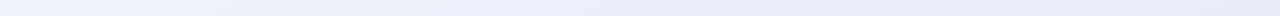
<file: games/snake/index.html>
<!DOCTYPE html>
<html lang="zh-CN">
  <head>
    <meta charset="utf-8" />
    <meta name="viewport" content="width=device-width, initial-scale=1" />
    <title>像素贪吃蛇 · WebGameStation</title>
    <meta
      name="description"
      content="在 WebGameStation 上玩像素贪吃蛇，支持键盘与触控操作的经典贪吃蛇小游戏，纯前端实现。"
    />
    <link rel="stylesheet" href="../../styles/base.css" />
    <link rel="stylesheet" href="../../styles/home.css" />
    <link rel="stylesheet" href="../../styles/game-detail.css" />
    <link rel="stylesheet" href="./snake.css" />
  </head>
  <body>
    <div class="game-app">
      <div class="game-topbar">
        <a class="crumbs" href="../../" data-i18n-key="crumbs.home">
          <svg xmlns="http://www.w3.org/2000/svg" fill="none" viewBox="0 0 24 24" width="16" height="16">
            <path stroke="currentColor" stroke-linecap="round" stroke-linejoin="round" stroke-width="1.6" d="m15 19-7-7 7-7" />
          </svg>
          返回首页
        </a>
        <div class="game-top-actions">
          <button class="lang-toggle" type="button" aria-label="切换中文与英文界面" data-i18n-key="controls.toggle">
            中 / EN
          </button>
          <nav class="site-links" aria-label="作者链接" data-i18n-key="nav.links">
            <a
              class="icon-link"
              href="https://jinchen.space"
              target="_blank"
              rel="noreferrer noopener"
              aria-label="作者主页"
              data-i18n-key="nav.author"
            >
              <svg xmlns="http://www.w3.org/2000/svg" viewBox="0 0 24 24">
                <path
                  d="M12 21a9 9 0 1 0 0-18 9 9 0 0 0 0 18Zm0 0c2.485 0 4.5-4.03 4.5-9S14.485 3 12 3m0 18c-2.485 0-4.5-4.03-4.5-9S9.515 3 12 3m-8.5 9h17"
                  fill="none"
                  stroke="currentColor"
                  stroke-width="1.5"
                  stroke-linecap="round"
                  stroke-linejoin="round"
                />
              </svg>
            </a>
            <a
              class="icon-link"
              href="https://github.com/Greyyy-HJC/WebGameStation"
              target="_blank"
              rel="noreferrer noopener"
              aria-label="GitHub 仓库"
              data-i18n-key="nav.repo"
            >
              <svg xmlns="http://www.w3.org/2000/svg" viewBox="0 0 24 24">
                <path
                  d="M15 22v-2.87a3.37 3.37 0 0 0-.94-2.6c3.14-.35 6.44-1.54 6.44-7A5.44 5.44 0 0 0 19.5 5.5 5.08 5.08 0 0 0 19.4 2s-1.18-.35-3.9 1.48a13.38 13.38 0 0 0-7 0C5.78 1.65 4.6 2 4.6 2a5.08 5.08 0 0 0-.1 3.5A5.44 5.44 0 0 0 3.5 9.5c0 5.43 3.3 6.62 6.44 7a3.37 3.37 0 0 0-.94 2.6V22"
                  fill="none"
                  stroke="currentColor"
                  stroke-width="1.5"
                  stroke-linecap="round"
                  stroke-linejoin="round"
                />
              </svg>
            </a>
          </nav>
        </div>
      </div>

      <header class="game-hero">
        <div class="game-tags">
          <span class="game-tag" data-i18n-key="hero.tags.arcade">街机</span>
          <span class="game-tag" data-i18n-key="hero.tags.reflex">反应</span>
          <span class="game-tag" data-i18n-key="hero.tags.classic">经典</span>
        </div>
        <h1 data-i18n-key="hero.title">像素贪吃蛇</h1>
        <p data-i18n-key="hero.description">
          经典玩法与现代界面结合：随时随地开启一局贪吃蛇，享受顺滑的操作手感与渐进式速度挑战，刷新属于你的最高分。
        </p>
        <div class="game-meta">
          <span>
            <svg xmlns="http://www.w3.org/2000/svg" fill="none" viewBox="0 0 24 24">
              <path stroke="currentColor" stroke-linecap="round" stroke-linejoin="round" stroke-width="1.6" d="M12 18v4m7-16-3 16H8L5 6" />
            </svg>
            <span data-i18n-key="hero.meta.pure">纯前端实现</span>
          </span>
          <span>
            <svg xmlns="http://www.w3.org/2000/svg" fill="none" viewBox="0 0 24 24">
              <path stroke="currentColor" stroke-linecap="round" stroke-linejoin="round" stroke-width="1.6" d="M12 15.5a6.75 6.75 0 1 0 0-13.5 6.75 6.75 0 0 0 0 13.5Zm0 0V22" />
            </svg>
            <span data-i18n-key="hero.meta.static">GitHub Pages 托管</span>
          </span>
          <span>
            <svg xmlns="http://www.w3.org/2000/svg" fill="none" viewBox="0 0 24 24">
              <path stroke="currentColor" stroke-linecap="round" stroke-linejoin="round" stroke-width="1.6" d="M8 7h8m-6 10 2 2 2-2" />
            </svg>
            <span data-i18n-key="hero.meta.mobile">键盘与触控皆可上手</span>
          </span>
        </div>
      </header>

      <section class="game-panel">
        <div class="game-panel-header">
          <h2 data-i18n-key="panel.heading">立即游玩</h2>
          <p data-i18n-key="panel.description">
            使用方向键或触控按键控制贪吃蛇，收集能量方块即可加分。速度会随着成绩逐渐提升，合理规划路线才能生存更久。
          </p>
        </div>

        <div class="snake-layout">
          <div class="snake-stage">
            <canvas id="snake-board" width="420" height="420" role="img" aria-label="像素贪吃蛇棋盘"></canvas>
            <p id="snake-status" class="snake-status" data-i18n-key="game.status.ready">准备就绪，按下开始键开启挑战。</p>
          </div>
          <aside class="snake-sidebar">
            <div class="snake-scorecard">
              <h3 data-i18n-key="scoreboard.heading">实时数据</h3>
              <div class="score-row">
                <span data-i18n-key="panel.score">得分</span>
                <strong id="score-value">0</strong>
              </div>
              <div class="score-row">
                <span data-i18n-key="panel.speed">速度</span>
                <strong id="speed-value">1.0×</strong>
              </div>
            </div>
            <div class="snake-buttons">
              <button class="button button-primary" type="button" id="start-btn" data-i18n-key="controls.start">开始</button>
              <button class="button button-ghost" type="button" id="pause-btn" data-i18n-key="controls.pause">暂停</button>
              <button class="button button-ghost" type="button" id="reset-btn" data-i18n-key="controls.reset">重开</button>
            </div>
            <div class="snake-dpad" role="group" aria-label="触控方向控制" data-i18n-key="touch.group">
              <span aria-hidden="true"></span>
              <button class="dpad-button" type="button" data-direction="up" data-i18n-key="touch.up">↑</button>
              <span aria-hidden="true"></span>
              <button class="dpad-button" type="button" data-direction="left" data-i18n-key="touch.left">←</button>
              <span aria-hidden="true"></span>
              <button class="dpad-button" type="button" data-direction="right" data-i18n-key="touch.right">→</button>
              <span aria-hidden="true"></span>
              <button class="dpad-button" type="button" data-direction="down" data-i18n-key="touch.down">↓</button>
              <span aria-hidden="true"></span>
            </div>
          </aside>
        </div>

        <div class="snake-tips">
          <h3 data-i18n-key="tips.heading">玩法提示</h3>
          <ul>
            <li data-i18n-key="tips.item1">贪吃蛇不能穿越墙体或碰到自身，请提前规划转向路线。</li>
            <li data-i18n-key="tips.item2">每吃到 1 个能量方块得 1 分，并小幅提升移动速度。</li>
            <li data-i18n-key="tips.item3">移动端玩家可使用触控方向键；长按可持续朝该方向移动。</li>
          </ul>
        </div>

        <p class="game-panel-note" data-i18n-key="panel.note">
          小提示：若按键无响应，请先点击游戏区域以获取焦点。Safari、Chrome、Edge 最新版本均已通过测试。
        </p>
      </section>

      <footer class="game-footer">
        © <span id="game-year"></span>
        <span data-i18n-key="footer.tagline">WebGameStation · 像素贪吃蛇。</span>
      </footer>
    </div>

    <script src="./snake.js"></script>
  </body>
</html>
</file>
<file: styles/base.css>
:root {
  color-scheme: light;
  --font-sans: "SF Pro Display", "SF Pro Text", -apple-system, BlinkMacSystemFont, "Segoe UI", "Helvetica Neue", sans-serif;
  --bg-gradient-top: #f4f6fb;
  --bg-gradient-middle: #f8f9fd;
  --bg-gradient-bottom: #e7ecf8;
  --accent-primary: #007aff;
  --accent-secondary: #34c759;
  --text-primary: #0b1a33;
  --text-secondary: rgba(11, 26, 51, 0.6);
  --text-tertiary: rgba(11, 26, 51, 0.4);
  --surface-high: rgba(255, 255, 255, 0.78);
  --surface-medium: rgba(255, 255, 255, 0.6);
  --surface-border: rgba(255, 255, 255, 0.55);
  --surface-shadow: 0 18px 42px rgba(15, 23, 42, 0.08);
  --radius-xl: 32px;
  --radius-lg: 24px;
  --radius-md: 18px;
  --radius-sm: 12px;
  --radius-xs: 8px;
}

*,
*::before,
*::after {
  box-sizing: border-box;
}

body {
  margin: 0;
  min-height: 100vh;
  font-family: var(--font-sans);
  background: linear-gradient(160deg, var(--bg-gradient-top), var(--bg-gradient-middle) 55%, var(--bg-gradient-bottom));
  color: var(--text-primary);
  display: flex;
  flex-direction: column;
  -webkit-font-smoothing: antialiased;
}

body::before {
  content: "";
  position: fixed;
  inset: 0;
  background:
    radial-gradient(1200px circle at 10% -10%, rgba(120, 170, 255, 0.28), transparent 55%),
    radial-gradient(900px circle at 90% 0%, rgba(255, 182, 193, 0.25), transparent 55%),
    radial-gradient(1000px circle at 20% 95%, rgba(160, 220, 180, 0.22), transparent 60%);
  pointer-events: none;
  z-index: 0;
}

body > * {
  position: relative;
  z-index: 1;
}

a {
  color: inherit;
  text-decoration: none;
}

p {
  margin: 0 0 1rem;
  line-height: 1.6;
}

h1,
h2,
h3,
h4 {
  margin: 0;
  font-weight: 600;
  letter-spacing: -0.01em;
}

button {
  font-family: var(--font-sans);
}

.visually-hidden {
  position: absolute;
  width: 1px;
  height: 1px;
  padding: 0;
  margin: -1px;
  overflow: hidden;
  clip: rect(0, 0, 0, 0);
  border: 0;
}

.app-shell {
  width: min(1120px, 92vw);
  margin: 0 auto;
  padding: 48px 0 64px;
  display: flex;
  flex-direction: column;
  gap: 64px;
}

@media (max-width: 768px) {
  .app-shell {
    padding: 32px 0 48px;
    gap: 48px;
  }
}
</file>
<file: styles/home.css>
.site-header {
  display: flex;
  align-items: center;
  justify-content: space-between;
  gap: 16px;
  padding: 0 32px;
}

.site-actions {
  display: inline-flex;
  align-items: center;
  gap: 16px;
  flex-shrink: 0;
}

.site-links {
  display: inline-flex;
  align-items: center;
  gap: 10px;
}

.icon-link {
  width: 40px;
  height: 40px;
  border-radius: 14px;
  display: inline-flex;
  align-items: center;
  justify-content: center;
  background: rgba(255, 255, 255, 0.6);
  border: 1px solid rgba(255, 255, 255, 0.4);
  color: var(--text-secondary);
  box-shadow: var(--surface-shadow);
  backdrop-filter: blur(14px);
  -webkit-backdrop-filter: blur(14px);
  transition: transform 160ms ease, box-shadow 160ms ease, color 160ms ease;
}

.icon-link:hover {
  transform: translateY(-2px);
  box-shadow: 0 18px 32px rgba(10, 132, 255, 0.18);
  color: var(--accent-primary);
}

.icon-link svg {
  width: 18px;
  height: 18px;
}

.lang-toggle {
  display: inline-flex;
  align-items: center;
  justify-content: center;
  padding: 10px 16px;
  border-radius: 12px;
  border: 1px solid rgba(255, 255, 255, 0.4);
  background: rgba(255, 255, 255, 0.65);
  color: var(--text-secondary);
  font-size: 0.85rem;
  font-weight: 600;
  letter-spacing: 0.08em;
  text-transform: uppercase;
  cursor: pointer;
  box-shadow: var(--surface-shadow);
  backdrop-filter: blur(14px);
  -webkit-backdrop-filter: blur(14px);
  transition: transform 160ms ease, box-shadow 160ms ease, color 160ms ease;
}

.lang-toggle:hover {
  transform: translateY(-2px);
  box-shadow: 0 18px 32px rgba(10, 132, 255, 0.18);
  color: var(--accent-primary);
}

.lang-toggle:focus-visible {
  outline: 2px solid rgba(10, 132, 255, 0.45);
  outline-offset: 2px;
}

.site-brand {
  display: inline-flex;
  align-items: center;
  gap: 12px;
  padding: 10px 18px;
  border-radius: var(--radius-sm);
  background: var(--surface-medium);
  border: 1px solid var(--surface-border);
  box-shadow: var(--surface-shadow);
  backdrop-filter: blur(18px);
  -webkit-backdrop-filter: blur(18px);
}

.site-brand-icon {
  display: inline-flex;
  align-items: center;
  justify-content: center;
  width: 28px;
  height: 28px;
  border-radius: 9px;
  background: linear-gradient(135deg, #0a84ff, #5ac8fa);
  color: white;
  font-size: 18px;
  font-weight: 600;
  letter-spacing: -0.01em;
}

.site-brand-text {
  display: flex;
  flex-direction: column;
  gap: 2px;
}

.site-brand-text span:first-child {
  font-size: 0.75rem;
  letter-spacing: 0.24em;
  text-transform: uppercase;
  color: var(--text-tertiary);
  font-weight: 600;
}

.site-brand-text span:last-child {
  font-size: 1.1rem;
  font-weight: 600;
}

.hero {
  display: flex;
  flex-direction: column;
  gap: 24px;
  padding: 0 32px;
  text-align: left;
}

.hero-badge {
  align-self: baseline;
  padding: 8px 16px;
  border-radius: 999px;
  background: rgba(255, 255, 255, 0.65);
  border: 1px solid rgba(255, 255, 255, 0.4);
  backdrop-filter: blur(14px);
  -webkit-backdrop-filter: blur(14px);
  font-size: 0.75rem;
  font-weight: 600;
  letter-spacing: 0.22em;
  text-transform: uppercase;
  color: var(--text-tertiary);
}

.hero-title {
  font-size: clamp(2.6rem, 5vw, 4.6rem);
  line-height: 1.08;
}

.hero-description {
  font-size: clamp(1.05rem, 2.4vw, 1.26rem);
  color: var(--text-secondary);
  max-width: 620px;
}

.hero-actions {
  display: flex;
  gap: 14px;
  flex-wrap: wrap;
}

.button {
  display: inline-flex;
  align-items: center;
  justify-content: center;
  gap: 8px;
  border-radius: 999px;
  font-size: 0.95rem;
  font-weight: 600;
  letter-spacing: -0.01em;
  padding: 12px 22px;
  transition: transform 160ms ease, box-shadow 160ms ease, background 160ms ease;
}

.button-primary {
  color: white;
  background: linear-gradient(135deg, #0a84ff, #5ac8fa);
  box-shadow: 0 16px 30px rgba(10, 132, 255, 0.28);
}

.button-primary:hover {
  transform: translateY(-2px);
  box-shadow: 0 20px 40px rgba(10, 132, 255, 0.35);
}

.button-ghost {
  color: var(--text-secondary);
  background: rgba(255, 255, 255, 0.65);
  border: 1px solid rgba(255, 255, 255, 0.4);
  backdrop-filter: blur(14px);
  -webkit-backdrop-filter: blur(14px);
}

.button-ghost:hover {
  transform: translateY(-2px);
  color: var(--text-primary);
}

.game-section {
  display: flex;
  flex-direction: column;
  gap: 28px;
  padding: 0 32px;
}

.section-heading {
  display: flex;
  align-items: center;
  justify-content: space-between;
  flex-wrap: wrap;
  gap: 12px;
}

.section-heading h2 {
  font-size: 1.6rem;
}

.section-heading p {
  margin: 0;
  font-size: 0.95rem;
  color: var(--text-secondary);
}

.card-grid {
  display: grid;
  grid-template-columns: repeat(auto-fit, minmax(280px, 1fr));
  gap: 24px;
}

.game-card {
  position: relative;
  display: flex;
  flex-direction: column;
  gap: 20px;
  padding: 28px;
  border-radius: var(--radius-lg);
  background: var(--surface-high);
  border: 1px solid var(--surface-border);
  box-shadow: var(--surface-shadow);
  backdrop-filter: blur(24px);
  -webkit-backdrop-filter: blur(24px);
  overflow: hidden;
}

.game-card::after {
  content: "";
  position: absolute;
  inset: 0;
  background: linear-gradient(135deg, rgba(255, 255, 255, 0.2) 0%, rgba(255, 255, 255, 0) 60%);
  pointer-events: none;
}

.card-header {
  display: flex;
  align-items: center;
  justify-content: space-between;
  gap: 12px;
}

.card-status {
  display: inline-flex;
  align-items: center;
  gap: 6px;
  padding: 6px 12px;
  border-radius: 999px;
  background: rgba(52, 199, 89, 0.16);
  color: #34c759;
  font-size: 0.78rem;
  font-weight: 600;
  letter-spacing: 0.08em;
  text-transform: uppercase;
}

.card-status::before {
  content: "";
  width: 8px;
  height: 8px;
  border-radius: 50%;
  background: currentColor;
  box-shadow: 0 0 12px rgba(52, 199, 89, 0.6);
}

.card-tags {
  display: flex;
  gap: 8px;
  flex-wrap: wrap;
}

.card-tag {
  padding: 6px 12px;
  border-radius: 999px;
  font-size: 0.75rem;
  font-weight: 500;
  background: rgba(255, 255, 255, 0.72);
  color: var(--text-tertiary);
  border: 1px solid rgba(255, 255, 255, 0.45);
}

.card-media {
  position: relative;
  border-radius: var(--radius-md);
  overflow: hidden;
  background: linear-gradient(145deg, rgba(10, 132, 255, 0.9), rgba(142, 68, 173, 0.82));
  min-height: 160px;
  display: flex;
  align-items: center;
  justify-content: center;
  box-shadow: inset 0 0 20px rgba(255, 255, 255, 0.2);
}

.card-media.card-media-green {
  background: linear-gradient(145deg, rgba(52, 199, 89, 0.92), rgba(0, 199, 190, 0.72));
  box-shadow: inset 0 0 24px rgba(255, 255, 255, 0.24);
}

.card-media.card-media-amber {
  background: linear-gradient(145deg, rgba(255, 149, 0, 0.94), rgba(255, 204, 0, 0.78));
  box-shadow: inset 0 0 24px rgba(255, 255, 255, 0.26);
}

.card-media::after {
  content: "";
  position: absolute;
  inset: 20px;
  border-radius: calc(var(--radius-md) - 12px);
  border: 1px solid rgba(255, 255, 255, 0.2);
}

.card-media span {
  position: relative;
  z-index: 1;
  display: inline-flex;
  align-items: center;
  justify-content: center;
  width: 100px;
  height: 100px;
  border-radius: 24px;
  background: rgba(255, 255, 255, 0.25);
  color: white;
  font-size: 1.2rem;
  font-weight: 600;
  letter-spacing: 0.08em;
  text-transform: uppercase;
}

.card-body {
  display: flex;
  flex-direction: column;
  gap: 12px;
}

.card-body h3 {
  font-size: 1.32rem;
}

.card-body p {
  font-size: 0.95rem;
  color: var(--text-secondary);
}

.card-meta {
  display: flex;
  gap: 16px;
  flex-wrap: wrap;
  font-size: 0.85rem;
  color: var(--text-tertiary);
}

.card-meta span {
  display: inline-flex;
  align-items: center;
  gap: 8px;
}

.card-meta svg {
  width: 16px;
  height: 16px;
  color: rgba(11, 26, 51, 0.35);
}

.card-actions {
  display: flex;
  gap: 12px;
  flex-wrap: wrap;
}

.card-actions .button-primary {
  padding-inline: 20px;
}

.card-actions .button-ghost {
  padding-inline: 20px;
}

.footer {
  padding: 0 32px 16px;
  color: var(--text-tertiary);
  font-size: 0.78rem;
  text-align: center;
}

@media (max-width: 768px) {
  .site-header {
    padding: 0 24px;
    gap: 12px;
  }

  .site-actions {
    gap: 12px;
  }

  .hero {
    padding: 0 24px;
    gap: 20px;
  }

  .game-section {
    padding: 0 24px;
  }

  .footer {
    padding: 0 24px 12px;
  }
}
</file>
<file: styles/game-detail.css>
.game-app {
  width: min(1080px, 92vw);
  margin: 0 auto;
  padding: 48px 0 64px;
  display: flex;
  flex-direction: column;
  gap: 40px;
}

.crumbs {
  display: inline-flex;
  align-items: center;
  gap: 8px;
  align-self: flex-start;
  padding: 8px 16px;
  border-radius: 999px;
  background: rgba(255, 255, 255, 0.65);
  border: 1px solid rgba(255, 255, 255, 0.35);
  color: var(--text-tertiary);
  font-size: 0.85rem;
  font-weight: 500;
  backdrop-filter: blur(14px);
  -webkit-backdrop-filter: blur(14px);
  transition: transform 160ms ease, color 160ms ease;
}

.crumbs:hover {
  transform: translateY(-1px);
  color: var(--text-secondary);
}

.game-hero {
  display: flex;
  flex-direction: column;
  gap: 18px;
  text-align: left;
  padding: 0 32px;
}

.game-hero h1 {
  font-size: clamp(2.4rem, 4vw, 3.6rem);
}

.game-hero p {
  font-size: 1rem;
  color: var(--text-secondary);
  max-width: 640px;
}

.game-tags {
  display: flex;
  gap: 10px;
  flex-wrap: wrap;
}

.game-tag {
  padding: 8px 14px;
  border-radius: 999px;
  border: 1px solid rgba(255, 255, 255, 0.45);
  background: rgba(255, 255, 255, 0.7);
  font-size: 0.8rem;
  color: var(--text-tertiary);
  font-weight: 500;
}

.game-meta {
  display: flex;
  gap: 20px;
  font-size: 0.9rem;
  color: var(--text-tertiary);
  flex-wrap: wrap;
}

.game-meta span {
  display: inline-flex;
  align-items: center;
  gap: 8px;
}

.game-meta svg {
  width: 16px;
  height: 16px;
}

.game-panel {
  margin: 0 32px;
  padding: 32px;
  border-radius: var(--radius-lg);
  background: var(--surface-high);
  border: 1px solid var(--surface-border);
  box-shadow: var(--surface-shadow);
  backdrop-filter: blur(24px);
  -webkit-backdrop-filter: blur(24px);
  display: flex;
  flex-direction: column;
  gap: 24px;
}

.game-panel h2 {
  font-size: 1.4rem;
}

.iframe-wrapper {
  position: relative;
  border-radius: var(--radius-md);
  overflow: hidden;
  min-height: 540px;
  background: linear-gradient(145deg, rgba(10, 132, 255, 0.12), rgba(10, 132, 255, 0));
  border: 1px solid rgba(255, 255, 255, 0.4);
  box-shadow: inset 0 0 0 1px rgba(255, 255, 255, 0.12);
}

.iframe-wrapper iframe {
  width: 100%;
  height: 100%;
  border: none;
  background: white;
}

.game-actions {
  display: flex;
  gap: 12px;
  flex-wrap: wrap;
}

.game-footer {
  padding: 0 32px;
  color: var(--text-tertiary);
  font-size: 0.8rem;
  line-height: 1.6;
}

@media (max-width: 768px) {
  .game-app {
    padding: 32px 0 48px;
    gap: 32px;
  }

  .game-hero {
    padding: 0 24px;
  }

  .game-panel {
    margin: 0 24px;
    padding: 24px;
  }

  .iframe-wrapper {
    min-height: 420px;
  }

  .game-footer {
    padding: 0 24px;
  }
}
</file>
<file: games/lights-out/lights-out.css>
.game-topbar {
  display: flex;
  align-items: center;
  justify-content: space-between;
  gap: 16px;
  padding: 0 32px;
  flex-wrap: wrap;
}

.game-top-actions {
  display: inline-flex;
  align-items: center;
  gap: 16px;
}

.game-topbar .crumbs {
  align-self: center;
}

.game-panel-header {
  display: flex;
  flex-direction: column;
  gap: 12px;
}

.lights-layout {
  display: grid;
  grid-template-columns: minmax(0, 1fr) minmax(240px, 280px);
  gap: 28px;
  align-items: start;
}

.lights-stage {
  display: flex;
  flex-direction: column;
  gap: 20px;
  padding: 20px;
  border-radius: var(--radius-lg);
  background: linear-gradient(150deg, rgba(255, 204, 0, 0.18), rgba(10, 132, 255, 0.12));
  border: 1px solid rgba(255, 255, 255, 0.45);
  box-shadow: inset 0 0 0 1px rgba(255, 255, 255, 0.16);
}

.lights-grid {
  display: grid;
  grid-template-columns: repeat(5, minmax(0, 1fr));
  gap: 12px;
}

.lights-grid button {
  border: none;
  border-radius: 18px;
  aspect-ratio: 1 / 1;
  background: rgba(255, 255, 255, 0.72);
  box-shadow: inset 0 0 0 1px rgba(255, 255, 255, 0.4), 0 12px 24px rgba(10, 10, 10, 0.08);
  display: inline-flex;
  align-items: center;
  justify-content: center;
  color: rgba(0, 0, 0, 0.4);
  font-size: 1.1rem;
  cursor: pointer;
  position: relative;
  overflow: hidden;
  transition: transform 140ms ease, box-shadow 140ms ease, background 140ms ease, color 140ms ease;
}

.lights-grid button:focus-visible {
  outline: 2px solid rgba(255, 149, 0, 0.6);
  outline-offset: 2px;
}

.lights-grid button.light-on {
  background: linear-gradient(135deg, rgba(255, 159, 10, 0.9), rgba(255, 204, 0, 0.9));
  box-shadow: 0 20px 32px rgba(255, 149, 0, 0.26), inset 0 0 0 1px rgba(255, 255, 255, 0.4);
  color: rgba(255, 255, 255, 0.94);
  transform: translateY(-2px);
}

.lights-grid button.light-on::after {
  content: '';
  position: absolute;
  inset: 18px;
  border-radius: 12px;
  border: 1px solid rgba(255, 255, 255, 0.4);
  opacity: 0.85;
}

.lights-grid button:hover {
  transform: translateY(-2px);
  box-shadow: 0 18px 28px rgba(0, 0, 0, 0.12);
}

.lights-grid button.light-on:hover {
  box-shadow: 0 24px 36px rgba(255, 149, 0, 0.28);
}

.lights-grid--solved button {
  animation: twinkle 1.1s ease-in-out forwards;
}

@keyframes twinkle {
  0% {
    transform: translateY(-2px) scale(1);
  }
  50% {
    transform: translateY(-4px) scale(1.04);
  }
  100% {
    transform: translateY(-2px) scale(1);
  }
}

.lights-status {
  text-align: center;
  color: var(--text-secondary);
  font-size: 0.95rem;
  min-height: 1.6em;
}

.lights-sidebar {
  display: flex;
  flex-direction: column;
  gap: 20px;
  padding: 20px;
  border-radius: var(--radius-lg);
  background: rgba(255, 255, 255, 0.76);
  border: 1px solid rgba(255, 255, 255, 0.5);
  box-shadow: var(--surface-shadow);
  backdrop-filter: blur(18px);
  -webkit-backdrop-filter: blur(18px);
}

.lights-scorecard {
  display: flex;
  flex-direction: column;
  gap: 12px;
}

.lights-scorecard h3 {
  font-size: 1.1rem;
}

.score-row {
  display: flex;
  align-items: center;
  justify-content: space-between;
  gap: 12px;
  font-size: 1rem;
}

.score-row strong {
  font-size: 1.2rem;
}

.lights-buttons {
  display: grid;
  grid-template-columns: repeat(auto-fit, minmax(120px, 1fr));
  gap: 12px;
}

.lights-buttons .button {
  width: 100%;
}

.lights-note {
  font-size: 0.9rem;
  color: var(--text-secondary);
}

.lights-rules {
  display: flex;
  flex-direction: column;
  gap: 12px;
}

.lights-rules ul {
  display: grid;
  gap: 10px;
  padding-left: 18px;
}

@media (max-width: 960px) {
  .lights-layout {
    grid-template-columns: 1fr;
  }
}

@media (max-width: 640px) {
  .game-topbar {
    padding: 0 24px;
  }

  .lights-stage,
  .lights-sidebar {
    padding: 18px;
  }

  .lights-grid {
    gap: 10px;
  }

  .lights-grid button {
    border-radius: 16px;
  }
}
</file>
<file: games/snake/snake.css>
.game-topbar {
  display: flex;
  align-items: center;
  justify-content: space-between;
  gap: 16px;
  padding: 0 32px;
  flex-wrap: wrap;
}

.game-top-actions {
  display: inline-flex;
  align-items: center;
  gap: 16px;
}

.game-topbar .crumbs {
  align-self: center;
}

.game-panel-header {
  display: flex;
  flex-direction: column;
  gap: 12px;
}

.snake-layout {
  display: grid;
  grid-template-columns: minmax(0, 1fr) minmax(260px, 300px);
  gap: 28px;
  align-items: start;
}

.snake-stage {
  padding: 20px;
  border-radius: var(--radius-lg);
  background: linear-gradient(150deg, rgba(52, 199, 89, 0.18), rgba(10, 132, 255, 0.12));
  border: 1px solid rgba(255, 255, 255, 0.45);
  box-shadow: inset 0 0 0 1px rgba(255, 255, 255, 0.16);
  display: flex;
  flex-direction: column;
  gap: 18px;
}

#snake-board {
  width: 100%;
  height: auto;
  aspect-ratio: 1 / 1;
  background: rgba(255, 255, 255, 0.7);
  border-radius: var(--radius-md);
  border: 1px solid rgba(255, 255, 255, 0.6);
  box-shadow: inset 0 0 0 1px rgba(0, 0, 0, 0.05);
  image-rendering: pixelated;
}

.snake-status {
  text-align: center;
  color: var(--text-secondary);
  font-size: 0.95rem;
  min-height: 1.5em;
}

.snake-sidebar {
  display: flex;
  flex-direction: column;
  gap: 20px;
  padding: 20px;
  border-radius: var(--radius-lg);
  background: rgba(255, 255, 255, 0.76);
  border: 1px solid rgba(255, 255, 255, 0.5);
  box-shadow: var(--surface-shadow);
  backdrop-filter: blur(18px);
  -webkit-backdrop-filter: blur(18px);
}

.snake-scorecard {
  display: flex;
  flex-direction: column;
  gap: 12px;
}

.snake-scorecard h3 {
  font-size: 1.1rem;
}

.score-row {
  display: flex;
  align-items: center;
  justify-content: space-between;
  gap: 12px;
  font-size: 1rem;
}

.score-row strong {
  font-size: 1.2rem;
}

.snake-buttons {
  display: grid;
  grid-template-columns: repeat(auto-fit, minmax(120px, 1fr));
  gap: 12px;
}

.snake-buttons .button {
  width: 100%;
}

.snake-dpad {
  display: grid;
  grid-template-columns: repeat(3, minmax(60px, 1fr));
  gap: 10px;
  justify-items: center;
}

.snake-dpad span {
  width: 100%;
  height: 100%;
}

.dpad-button {
  width: 100%;
  height: 60px;
  border-radius: var(--radius-md);
  border: 1px solid rgba(255, 255, 255, 0.5);
  background: rgba(255, 255, 255, 0.85);
  color: var(--text-secondary);
  font-size: 1.4rem;
  font-weight: 600;
  box-shadow: var(--surface-shadow);
  backdrop-filter: blur(14px);
  -webkit-backdrop-filter: blur(14px);
  cursor: pointer;
  transition: transform 140ms ease, box-shadow 140ms ease, color 140ms ease;
}

.dpad-button:hover,
.dpad-button:focus-visible {
  transform: translateY(-2px);
  box-shadow: 0 18px 32px rgba(52, 199, 89, 0.26);
  color: var(--accent-secondary);
  outline: none;
}

.dpad-button:active {
  transform: translateY(0);
  box-shadow: 0 8px 18px rgba(52, 199, 89, 0.18);
}

.snake-tips {
  display: flex;
  flex-direction: column;
  gap: 12px;
}

.snake-tips h3 {
  font-size: 1.1rem;
}

.snake-tips ul {
  margin: 0;
  padding-left: 20px;
  display: flex;
  flex-direction: column;
  gap: 8px;
  color: var(--text-secondary);
}

.game-panel-note {
  color: var(--text-tertiary);
  font-size: 0.9rem;
}

@media (max-width: 1024px) {
  .snake-layout {
    grid-template-columns: 1fr;
  }

  .snake-sidebar {
    flex-direction: row;
    flex-wrap: wrap;
    align-items: flex-start;
  }

  .snake-scorecard {
    min-width: 180px;
  }

  .snake-buttons {
    flex: 1 1 200px;
    grid-template-columns: repeat(auto-fit, minmax(140px, 1fr));
  }

  .snake-dpad {
    grid-template-columns: repeat(3, minmax(70px, 1fr));
  }
}

@media (max-width: 640px) {
  .game-topbar {
    padding: 0 24px;
  }

  .snake-stage {
    padding: 16px;
  }

  .snake-sidebar {
    padding: 16px;
    gap: 16px;
  }

  .snake-dpad {
    gap: 8px;
  }

  .dpad-button {
    height: 56px;
  }
}
</file>
